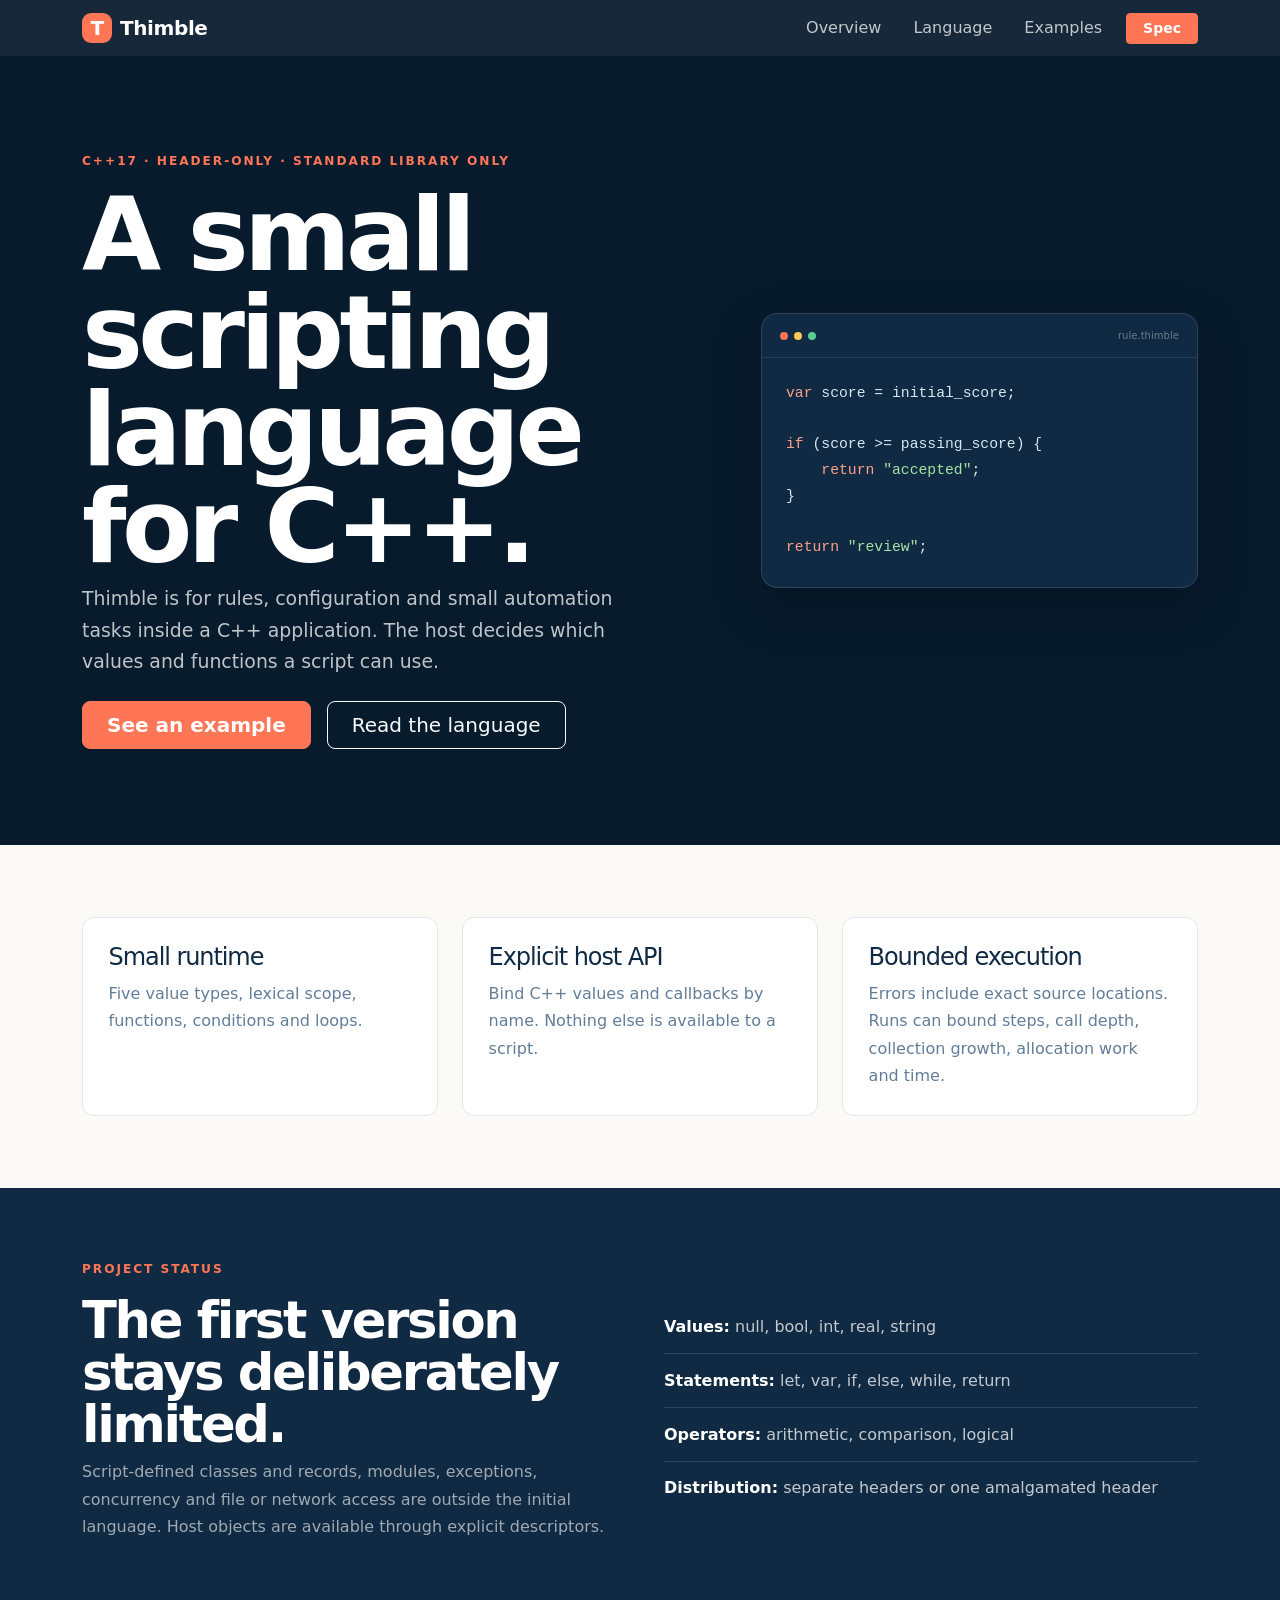
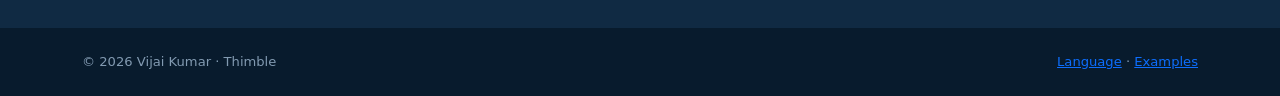
<file: site/index.html>
<!doctype html>
<html lang="en">
<head>
  <meta charset="utf-8">
  <meta name="viewport" content="width=device-width, initial-scale=1">
  <meta name="description" content="Thimble is a small embeddable scripting language for C++17.">
  <title>Thimble: a small scripting language for C++</title>
  <link href="https://cdn.jsdelivr.net/npm/bootstrap@5.3.3/dist/css/bootstrap.min.css" rel="stylesheet">
  <link href="styles.css" rel="stylesheet">
</head>
<body>
  <nav class="navbar navbar-expand-lg navbar-dark thimble-nav">
    <div class="container">
      <a class="navbar-brand d-flex align-items-center gap-2" href="index.html">
        <span class="brand-mark">T</span><span>Thimble</span>
      </a>
      <button class="navbar-toggler" type="button" data-bs-toggle="collapse" data-bs-target="#mainNav" aria-controls="mainNav" aria-expanded="false" aria-label="Toggle navigation">
        <span class="navbar-toggler-icon"></span>
      </button>
      <div class="collapse navbar-collapse" id="mainNav">
        <ul class="navbar-nav ms-auto align-items-lg-center gap-lg-3">
          <li class="nav-item"><a class="nav-link active" href="index.html">Overview</a></li>
          <li class="nav-item"><a class="nav-link" href="language.html">Language</a></li>
          <li class="nav-item"><a class="nav-link" href="examples.html">Examples</a></li>
          <li class="nav-item"><a class="btn btn-sm btn-coral px-3" href="language.html">Spec</a></li>
        </ul>
      </div>
    </div>
  </nav>

  <main>
    <section class="page-hero">
      <div class="container py-5">
        <div class="row align-items-center g-5 py-lg-5">
          <div class="col-lg-7">
            <p class="eyebrow">C++17 · header-only · standard library only</p>
            <h1>A small scripting language for C++.</h1>
            <p class="hero-copy">Thimble is for rules, configuration and small automation tasks inside a C++ application. The host decides which values and functions a script can use.</p>
            <div class="d-flex flex-wrap gap-3 mt-4">
              <a class="btn btn-coral btn-lg px-4" href="examples.html">See an example</a>
              <a class="btn btn-outline-light btn-lg px-4" href="language.html">Read the language</a>
            </div>
          </div>
          <div class="col-lg-5">
            <div class="code-card">
              <div class="code-top"><span></span><span></span><span></span><small>rule.thimble</small></div>
              <pre><code><span class="code-keyword">var</span> score = initial_score;

<span class="code-keyword">if</span> (score &gt;= passing_score) {
    <span class="code-keyword">return</span> <span class="code-string">"accepted"</span>;
}

<span class="code-keyword">return</span> <span class="code-string">"review"</span>;</code></pre>
            </div>
          </div>
        </div>
      </div>
    </section>

    <section class="section-light py-5">
      <div class="container py-lg-4">
        <div class="row g-4">
          <div class="col-md-4"><div class="plain-card h-100"><h2 class="h4">Small runtime</h2><p>Five value types, lexical scope, functions, conditions and loops.</p></div></div>
          <div class="col-md-4"><div class="plain-card h-100"><h2 class="h4">Explicit host API</h2><p>Bind C++ values and callbacks by name. Nothing else is available to a script.</p></div></div>
          <div class="col-md-4"><div class="plain-card h-100"><h2 class="h4">Bounded execution</h2><p>Errors include exact source locations. Runs can bound steps, call depth, collection growth, allocation work and time.</p></div></div>
        </div>
      </div>
    </section>

    <section class="section-dark py-5">
      <div class="container py-lg-4">
        <div class="row g-5 align-items-center">
          <div class="col-lg-6">
            <p class="eyebrow">Project status</p>
            <h2 class="text-white">The first version stays deliberately limited.</h2>
            <p class="text-muted-light">Script-defined classes and records, modules, exceptions, concurrency and file or network access are outside the initial language. Host objects are available through explicit descriptors.</p>
          </div>
          <div class="col-lg-6">
            <ul class="simple-list">
              <li><strong>Values:</strong> null, bool, int, real, string</li>
              <li><strong>Statements:</strong> let, var, if, else, while, return</li>
              <li><strong>Operators:</strong> arithmetic, comparison, logical</li>
              <li><strong>Distribution:</strong> separate headers or one amalgamated header</li>
            </ul>
          </div>
        </div>
      </div>
    </section>
  </main>

  <footer class="footer py-4"><div class="container d-flex flex-column flex-md-row justify-content-between gap-2"><span>© 2026 Vijai Kumar · Thimble</span><span><a href="language.html">Language</a> · <a href="examples.html">Examples</a></span></div></footer>
  <script src="https://cdn.jsdelivr.net/npm/bootstrap@5.3.3/dist/js/bootstrap.bundle.min.js"></script>
</body>
</html>
</file>
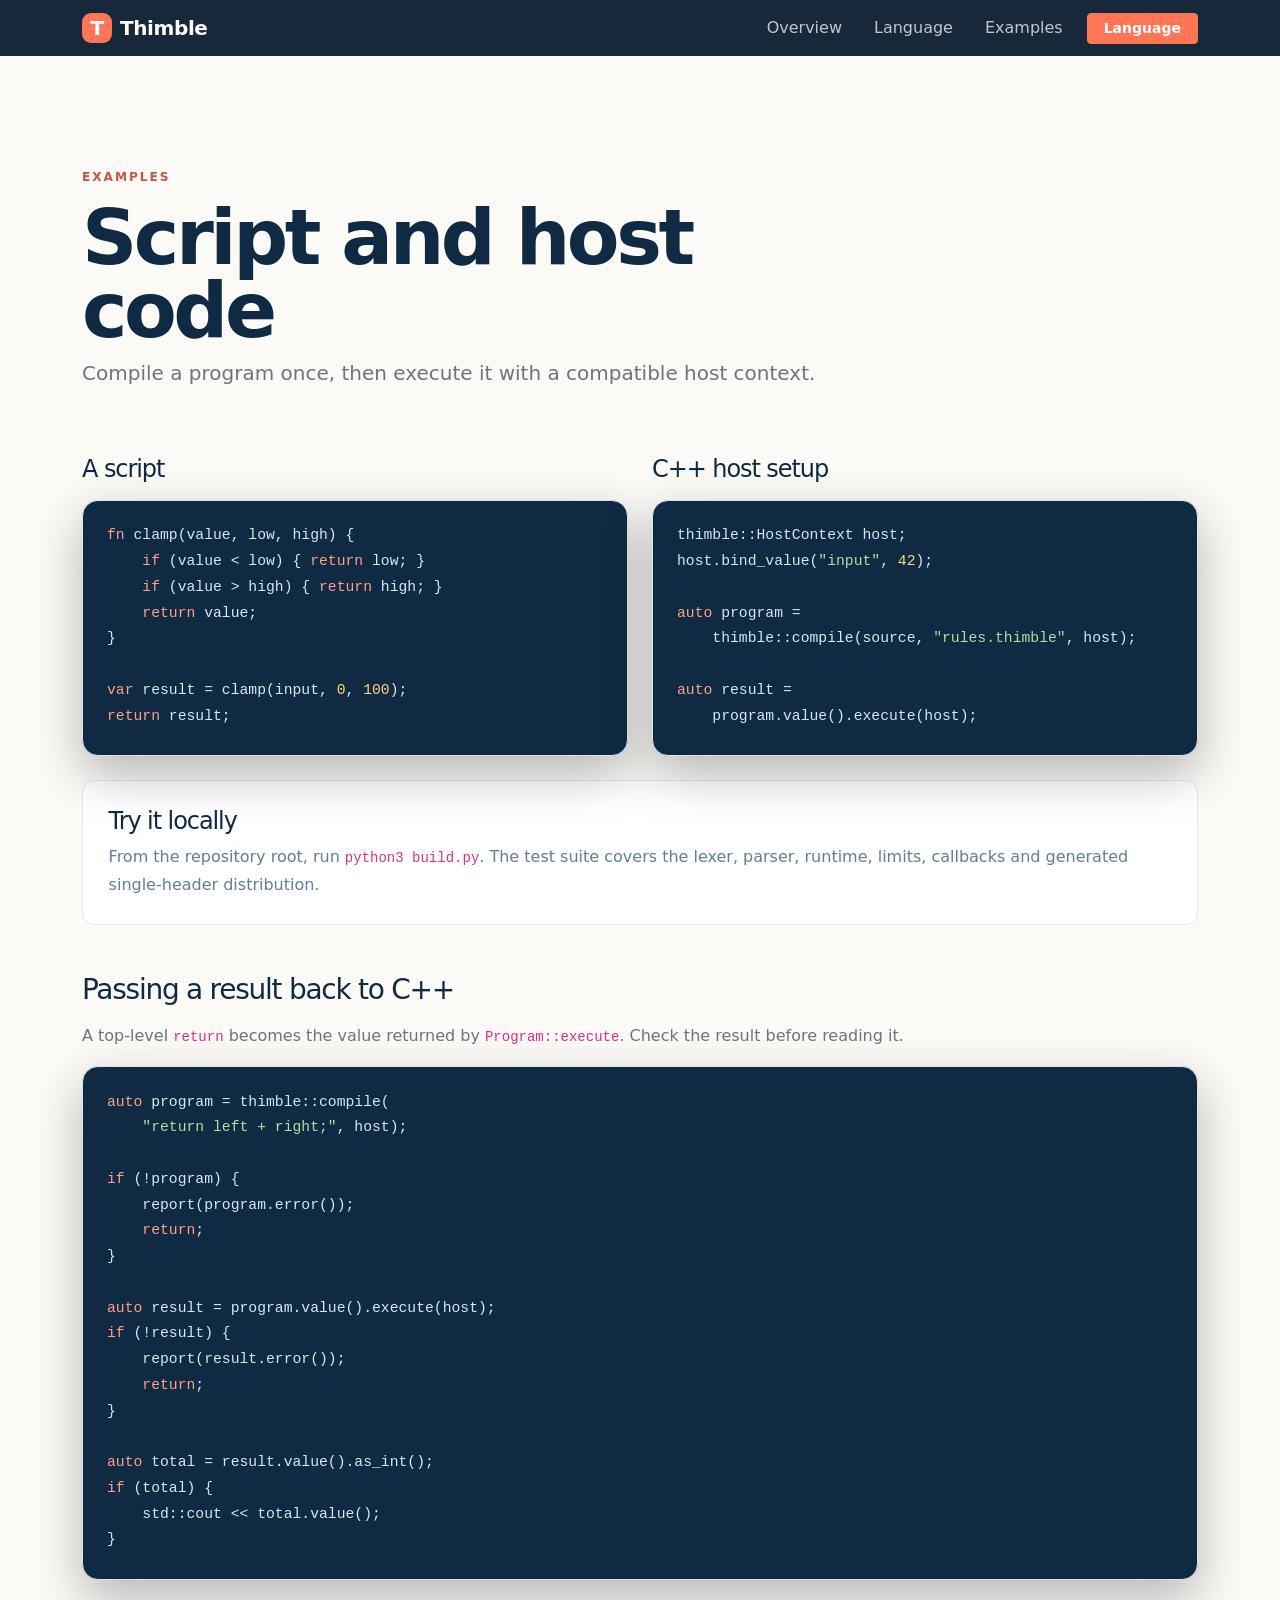
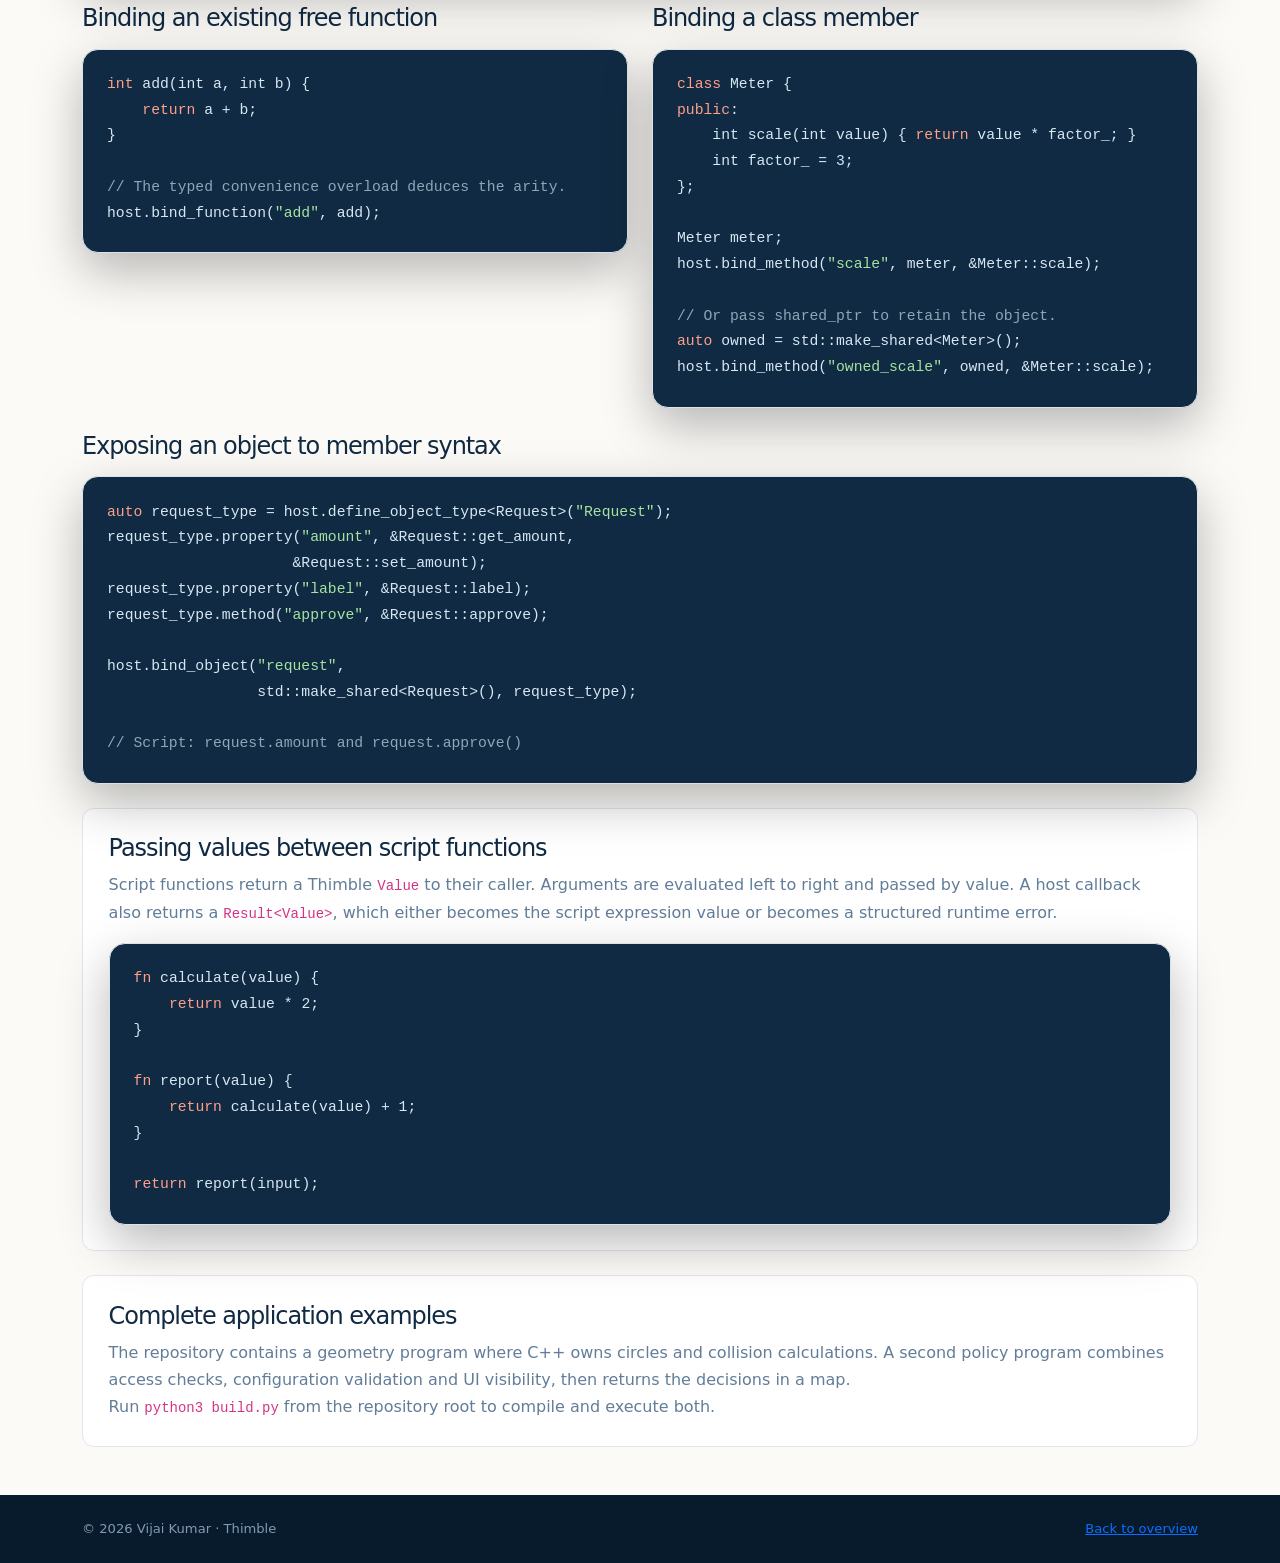
<file: site/examples.html>
<!doctype html>
<html lang="en">
<head>
  <meta charset="utf-8">
  <meta name="viewport" content="width=device-width, initial-scale=1">
  <meta name="description" content="Thimble script and C++ embedding examples.">
  <title>Thimble: examples</title>
  <link href="https://cdn.jsdelivr.net/npm/bootstrap@5.3.3/dist/css/bootstrap.min.css" rel="stylesheet">
  <link href="styles.css" rel="stylesheet">
</head>
<body>
  <nav class="navbar navbar-expand-lg navbar-dark thimble-nav"><div class="container"><a class="navbar-brand d-flex align-items-center gap-2" href="index.html"><span class="brand-mark">T</span><span>Thimble</span></a><button class="navbar-toggler" type="button" data-bs-toggle="collapse" data-bs-target="#mainNav" aria-controls="mainNav" aria-expanded="false" aria-label="Toggle navigation"><span class="navbar-toggler-icon"></span></button><div class="collapse navbar-collapse" id="mainNav"><ul class="navbar-nav ms-auto align-items-lg-center gap-lg-3"><li class="nav-item"><a class="nav-link" href="index.html">Overview</a></li><li class="nav-item"><a class="nav-link" href="language.html">Language</a></li><li class="nav-item"><a class="nav-link active" href="examples.html">Examples</a></li><li class="nav-item"><a class="btn btn-sm btn-coral px-3" href="language.html">Language</a></li></ul></div></div></nav>
  <main>
    <header class="subpage-header"><div class="container py-5"><p class="eyebrow eyebrow-dark">Examples</p><h1>Script and host code</h1><p class="lead text-secondary">Compile a program once, then execute it with a compatible host context.</p></div></header>
    <section class="section-light pb-5"><div class="container"><div class="row g-4">
      <div class="col-lg-6"><h2 class="h4 mb-3">A script</h2><div class="code-card code-card-light"><pre><code><span class="code-keyword">fn</span> clamp(value, low, high) {
    <span class="code-keyword">if</span> (value &lt; low) { <span class="code-keyword">return</span> low; }
    <span class="code-keyword">if</span> (value &gt; high) { <span class="code-keyword">return</span> high; }
    <span class="code-keyword">return</span> value;
}

<span class="code-keyword">var</span> result = clamp(input, <span class="code-number">0</span>, <span class="code-number">100</span>);
<span class="code-keyword">return</span> result;</code></pre></div></div>
      <div class="col-lg-6"><h2 class="h4 mb-3">C++ host setup</h2><div class="code-card code-card-light"><pre><code>thimble::HostContext host;
host.bind_value(<span class="code-string">"input"</span>, <span class="code-number">42</span>);

<span class="code-keyword">auto</span> program =
    thimble::compile(source, <span class="code-string">"rules.thimble"</span>, host);

<span class="code-keyword">auto</span> result =
    program.value().execute(host);</code></pre></div></div>
      <div class="col-12"><div class="plain-card"><h2 class="h4">Try it locally</h2><p>From the repository root, run <code>python3 build.py</code>. The test suite covers the lexer, parser, runtime, limits, callbacks and generated single-header distribution.</p></div></div>
      <div class="col-12 pt-4"><h2 class="h3 mb-3">Passing a result back to C++</h2><p class="text-secondary">A top-level <code>return</code> becomes the value returned by <code>Program::execute</code>. Check the result before reading it.</p><div class="code-card code-card-light"><pre><code><span class="code-keyword">auto</span> program = thimble::compile(
    <span class="code-string">"return left + right;"</span>, host);

<span class="code-keyword">if</span> (!program) {
    report(program.error());
    <span class="code-keyword">return</span>;
}

<span class="code-keyword">auto</span> result = program.value().execute(host);
<span class="code-keyword">if</span> (!result) {
    report(result.error());
    <span class="code-keyword">return</span>;
}

<span class="code-keyword">auto</span> total = result.value().as_int();
<span class="code-keyword">if</span> (total) {
    std::cout &lt;&lt; total.value();
}</code></pre></div></div>
      <div class="col-lg-6"><h2 class="h4 mb-3">Binding an existing free function</h2><div class="code-card code-card-light"><pre><code><span class="code-keyword">int</span> add(int a, int b) {
    <span class="code-keyword">return</span> a + b;
}

<span class="code-comment">// The typed convenience overload deduces the arity.</span>
host.bind_function(<span class="code-string">"add"</span>, add);</code></pre></div></div>
      <div class="col-lg-6"><h2 class="h4 mb-3">Binding a class member</h2><div class="code-card code-card-light"><pre><code><span class="code-keyword">class</span> Meter {
<span class="code-keyword">public</span>:
    int scale(int value) { <span class="code-keyword">return</span> value * factor_; }
    int factor_ = 3;
};

Meter meter;
host.bind_method(<span class="code-string">"scale"</span>, meter, &amp;Meter::scale);

<span class="code-comment">// Or pass shared_ptr to retain the object.</span>
<span class="code-keyword">auto</span> owned = std::make_shared&lt;Meter&gt;();
host.bind_method(<span class="code-string">"owned_scale"</span>, owned, &amp;Meter::scale);</code></pre></div></div>
      <div class="col-12"><h2 class="h4 mb-3">Exposing an object to member syntax</h2><div class="code-card code-card-light"><pre><code><span class="code-keyword">auto</span> request_type = host.define_object_type&lt;Request&gt;(<span class="code-string">"Request"</span>);
request_type.property(<span class="code-string">"amount"</span>, &amp;Request::get_amount,
                     &amp;Request::set_amount);
request_type.property(<span class="code-string">"label"</span>, &amp;Request::label);
request_type.method(<span class="code-string">"approve"</span>, &amp;Request::approve);

host.bind_object(<span class="code-string">"request"</span>,
                 std::make_shared&lt;Request&gt;(), request_type);

<span class="code-comment">// Script: request.amount and request.approve()</span></code></pre></div></div>
      <div class="col-12"><div class="plain-card"><h2 class="h4">Passing values between script functions</h2><p>Script functions return a Thimble <code>Value</code> to their caller. Arguments are evaluated left to right and passed by value. A host callback also returns a <code>Result&lt;Value&gt;</code>, which either becomes the script expression value or becomes a structured runtime error.</p><div class="code-card code-card-light mt-3"><pre><code><span class="code-keyword">fn</span> calculate(value) {
    <span class="code-keyword">return</span> value * 2;
}

<span class="code-keyword">fn</span> report(value) {
    <span class="code-keyword">return</span> calculate(value) + 1;
}

<span class="code-keyword">return</span> report(input);</code></pre></div></div></div>
      <div class="col-12"><div class="plain-card"><h2 class="h4">Complete application examples</h2><p>The repository contains a geometry program where C++ owns circles and collision calculations. A second policy program combines access checks, configuration validation and UI visibility, then returns the decisions in a map.</p><p class="mb-0">Run <code>python3 build.py</code> from the repository root to compile and execute both.</p></div></div>
    </div></div></section>
  </main>
  <footer class="footer py-4"><div class="container d-flex flex-column flex-md-row justify-content-between gap-2"><span>© 2026 Vijai Kumar · Thimble</span><a href="index.html">Back to overview</a></div></footer>
  <script src="https://cdn.jsdelivr.net/npm/bootstrap@5.3.3/dist/js/bootstrap.bundle.min.js"></script>
</body>
</html>
</file>
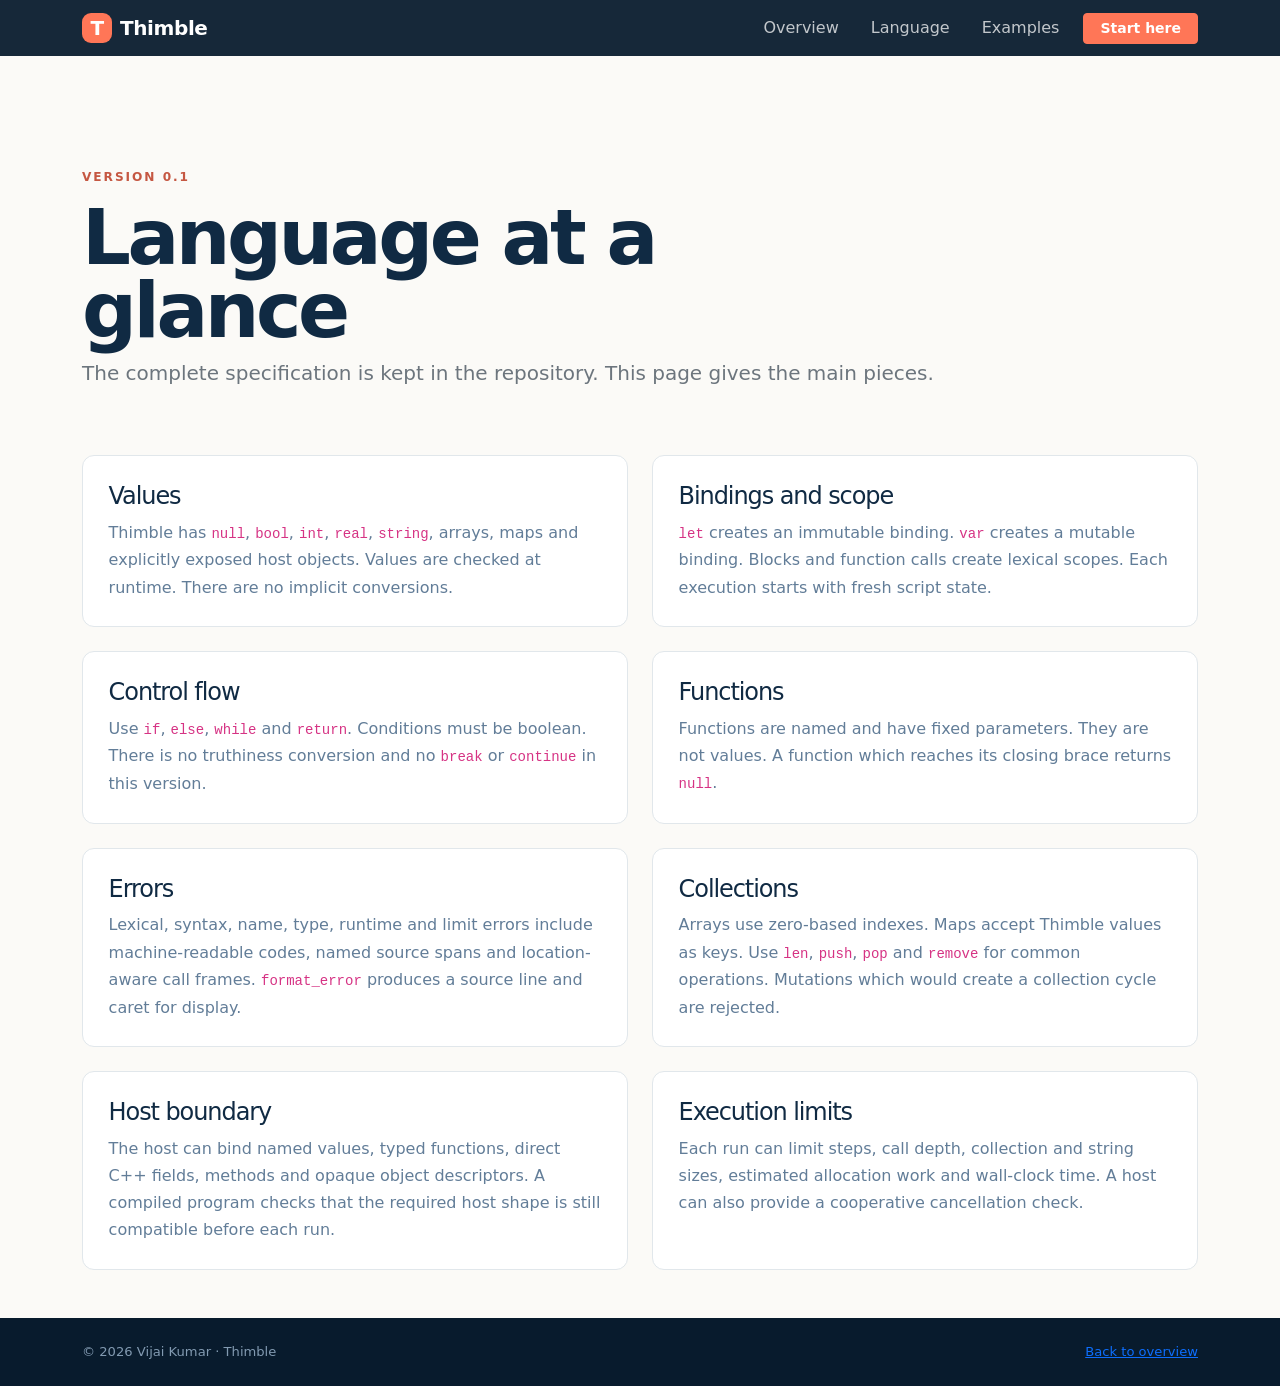
<file: site/language.html>
<!doctype html>
<html lang="en">
<head>
  <meta charset="utf-8">
  <meta name="viewport" content="width=device-width, initial-scale=1">
  <meta name="description" content="The Thimble 0.1 language at a glance.">
  <title>Thimble: language</title>
  <link href="https://cdn.jsdelivr.net/npm/bootstrap@5.3.3/dist/css/bootstrap.min.css" rel="stylesheet">
  <link href="styles.css" rel="stylesheet">
</head>
<body>
  <nav class="navbar navbar-expand-lg navbar-dark thimble-nav"><div class="container"><a class="navbar-brand d-flex align-items-center gap-2" href="index.html"><span class="brand-mark">T</span><span>Thimble</span></a><button class="navbar-toggler" type="button" data-bs-toggle="collapse" data-bs-target="#mainNav" aria-controls="mainNav" aria-expanded="false" aria-label="Toggle navigation"><span class="navbar-toggler-icon"></span></button><div class="collapse navbar-collapse" id="mainNav"><ul class="navbar-nav ms-auto align-items-lg-center gap-lg-3"><li class="nav-item"><a class="nav-link" href="index.html">Overview</a></li><li class="nav-item"><a class="nav-link active" href="language.html">Language</a></li><li class="nav-item"><a class="nav-link" href="examples.html">Examples</a></li><li class="nav-item"><a class="btn btn-sm btn-coral px-3" href="examples.html">Start here</a></li></ul></div></div></nav>
  <main>
    <header class="subpage-header"><div class="container py-5"><p class="eyebrow eyebrow-dark">Version 0.1</p><h1>Language at a glance</h1><p class="lead text-secondary">The complete specification is kept in the repository. This page gives the main pieces.</p></div></header>
    <section class="section-light pb-5"><div class="container"><div class="row g-4">
      <div class="col-lg-6"><div class="plain-card h-100"><h2 class="h4">Values</h2><p>Thimble has <code>null</code>, <code>bool</code>, <code>int</code>, <code>real</code>, <code>string</code>, arrays, maps and explicitly exposed host objects. Values are checked at runtime. There are no implicit conversions.</p></div></div>
      <div class="col-lg-6"><div class="plain-card h-100"><h2 class="h4">Bindings and scope</h2><p><code>let</code> creates an immutable binding. <code>var</code> creates a mutable binding. Blocks and function calls create lexical scopes. Each execution starts with fresh script state.</p></div></div>
      <div class="col-lg-6"><div class="plain-card h-100"><h2 class="h4">Control flow</h2><p>Use <code>if</code>, <code>else</code>, <code>while</code> and <code>return</code>. Conditions must be boolean. There is no truthiness conversion and no <code>break</code> or <code>continue</code> in this version.</p></div></div>
      <div class="col-lg-6"><div class="plain-card h-100"><h2 class="h4">Functions</h2><p>Functions are named and have fixed parameters. They are not values. A function which reaches its closing brace returns <code>null</code>.</p></div></div>
      <div class="col-lg-6"><div class="plain-card h-100"><h2 class="h4">Errors</h2><p>Lexical, syntax, name, type, runtime and limit errors include machine-readable codes, named source spans and location-aware call frames. <code>format_error</code> produces a source line and caret for display.</p></div></div>
      <div class="col-lg-6"><div class="plain-card h-100"><h2 class="h4">Collections</h2><p>Arrays use zero-based indexes. Maps accept Thimble values as keys. Use <code>len</code>, <code>push</code>, <code>pop</code> and <code>remove</code> for common operations. Mutations which would create a collection cycle are rejected.</p></div></div>
      <div class="col-lg-6"><div class="plain-card h-100"><h2 class="h4">Host boundary</h2><p>The host can bind named values, typed functions, direct C++ fields, methods and opaque object descriptors. A compiled program checks that the required host shape is still compatible before each run.</p></div></div>
      <div class="col-lg-6"><div class="plain-card h-100"><h2 class="h4">Execution limits</h2><p>Each run can limit steps, call depth, collection and string sizes, estimated allocation work and wall-clock time. A host can also provide a cooperative cancellation check.</p></div></div>
    </div></div></section>
  </main>
  <footer class="footer py-4"><div class="container d-flex flex-column flex-md-row justify-content-between gap-2"><span>© 2026 Vijai Kumar · Thimble</span><a href="index.html">Back to overview</a></div></footer>
  <script src="https://cdn.jsdelivr.net/npm/bootstrap@5.3.3/dist/js/bootstrap.bundle.min.js"></script>
</body>
</html>
</file>
<file: site/styles.css>
:root {
  --ink: #102a43;
  --ink-deep: #081b2d;
  --coral: #ff7657;
  --coral-soft: #fff0eb;
  --paper: #fbfaf7;
  --muted: #627d98;
}

html { scroll-behavior: smooth; }
body { color: var(--ink); background: var(--paper); font-family: Inter, ui-sans-serif, system-ui, -apple-system, BlinkMacSystemFont, "Segoe UI", sans-serif; }
.thimble-nav { background: rgba(8, 27, 45, .94); backdrop-filter: blur(12px); }
.navbar-brand { font-weight: 700; letter-spacing: -.02em; }
.brand-mark { display: inline-grid; place-items: center; width: 30px; height: 30px; border-radius: 9px; background: var(--coral); color: white; font-weight: 800; }
.nav-link { color: rgba(255,255,255,.74) !important; }
.nav-link:hover { color: white !important; }
.btn-coral { background: var(--coral); border-color: var(--coral); color: white; font-weight: 700; }
.btn-coral:hover { background: #ef6549; border-color: #ef6549; color: white; }
.text-coral, .link-coral { color: var(--coral); }
.link-coral { text-decoration: none; font-weight: 700; }
.link-coral:hover { color: #ffad98; }
.hero-section { overflow: hidden; position: relative; min-height: 700px; display: flex; align-items: center; padding: 9rem 0 6rem; color: white; background: var(--ink-deep); }
.page-hero { color: white; background: var(--ink-deep); }
.subpage-header { padding-top: 4rem; background: var(--paper); border-bottom: 1px solid #e5e9ed; }
.subpage-header h1 { max-width: 760px; font-size: clamp(2.8rem, 6vw, 5rem); }
.hero-grid { position: absolute; inset: 0; opacity: .18; background-image: linear-gradient(rgba(255,255,255,.1) 1px, transparent 1px), linear-gradient(90deg, rgba(255,255,255,.1) 1px, transparent 1px); background-size: 56px 56px; mask-image: linear-gradient(to right, black, transparent 80%); pointer-events: none; }
.hero-section .container { z-index: 1; }
.eyebrow { color: var(--coral); font-size: .76rem; font-weight: 800; letter-spacing: .16em; text-transform: uppercase; }
.eyebrow-dark { color: #c55742; }
h1, h2, h3 { letter-spacing: -.045em; font-weight: 800; }
h1 { font-size: clamp(3.5rem, 8vw, 6.8rem); line-height: .95; }
h2 { font-size: clamp(2.1rem, 4vw, 3.6rem); line-height: 1.02; }
h3 { font-size: 1.25rem; letter-spacing: -.02em; }
.hero-copy { max-width: 560px; color: rgba(255,255,255,.74); font-size: 1.18rem; line-height: 1.65; }
.hero-notes { display: flex; flex-wrap: wrap; gap: 1.1rem; color: rgba(255,255,255,.6); font-size: .84rem; }
.dot { display: inline-block; width: 7px; height: 7px; margin-right: .35rem; border-radius: 50%; background: var(--coral); }
.code-card { position: relative; overflow: hidden; border: 1px solid rgba(255,255,255,.12); border-radius: 16px; background: #102a43; box-shadow: 0 18px 50px rgba(0,0,0,.28); }
.code-top { display: flex; align-items: center; gap: 6px; padding: 14px 18px; border-bottom: 1px solid rgba(255,255,255,.09); color: rgba(255,255,255,.38); font-size: .72rem; }
.code-top span { width: 8px; height: 8px; border-radius: 50%; background: #ff7657; }
.code-top span:nth-child(2) { background: #ffc857; }
.code-top span:nth-child(3) { background: #57cc99; }
.code-top small { margin-left: auto; }
pre { margin: 0; padding: 1.4rem 1.5rem 1.6rem; overflow-x: auto; color: #d7e7f2; font: .92rem/1.75 "SFMono-Regular", Consolas, "Liberation Mono", monospace; }
.code-keyword { color: #ff9f8a; }
.code-string { color: #a6e3a1; }
.code-number { color: #ffd580; }
.code-comment { color: #8da7b8; }
.code-card-large pre { padding: 1.8rem 2rem 2rem; font-size: .96rem; }
.code-card-light { border-color: #dbe3e8; background: var(--ink); }
.section-light { background: var(--paper); }
.section-dark { background: var(--ink); }
.feature-card { padding: 1.7rem; border: 1px solid #e5e9ed; border-radius: 15px; background: white; }
.plain-card { padding: 1.6rem; border: 1px solid #e1e7eb; border-radius: 12px; background: white; }
.plain-card p { margin: 0; color: var(--muted); line-height: 1.7; }
.simple-list { padding-left: 0; margin: 0; color: rgba(255,255,255,.75); list-style: none; }
.simple-list li { padding: .9rem 0; border-bottom: 1px solid rgba(255,255,255,.12); }
.simple-list li:last-child { border-bottom: 0; }
.simple-list strong { color: white; }
.feature-icon { margin-bottom: 2.5rem; color: var(--coral); font: 800 .8rem/1 "SFMono-Regular", Consolas, monospace; }
.feature-card p, .text-secondary { line-height: 1.7; }
.text-muted-light { color: rgba(255,255,255,.6); line-height: 1.7; }
.feature-list { border-top: 1px solid #dbe3e8; }
.feature-list > div { display: flex; justify-content: space-between; gap: 1rem; padding: 1rem 0; border-bottom: 1px solid #dbe3e8; }
.feature-list strong { color: var(--ink); }
.feature-list span { color: var(--muted); text-align: right; }
.cta-section { background: var(--coral); }
.cta-section .eyebrow { color: rgba(16,42,67,.65); }
.cta-copy { max-width: 620px; }
.footer { color: #829ab1; background: var(--ink-deep); font-size: .82rem; }
@media (max-width: 991.98px) { .hero-section { min-height: auto; } .feature-list { margin-top: 0; } }
@media (max-width: 575.98px) { .hero-section { padding-top: 8rem; } .hero-notes { gap: .7rem; } .feature-list > div { flex-direction: column; gap: .35rem; } .feature-list span { text-align: left; } }
</file>
